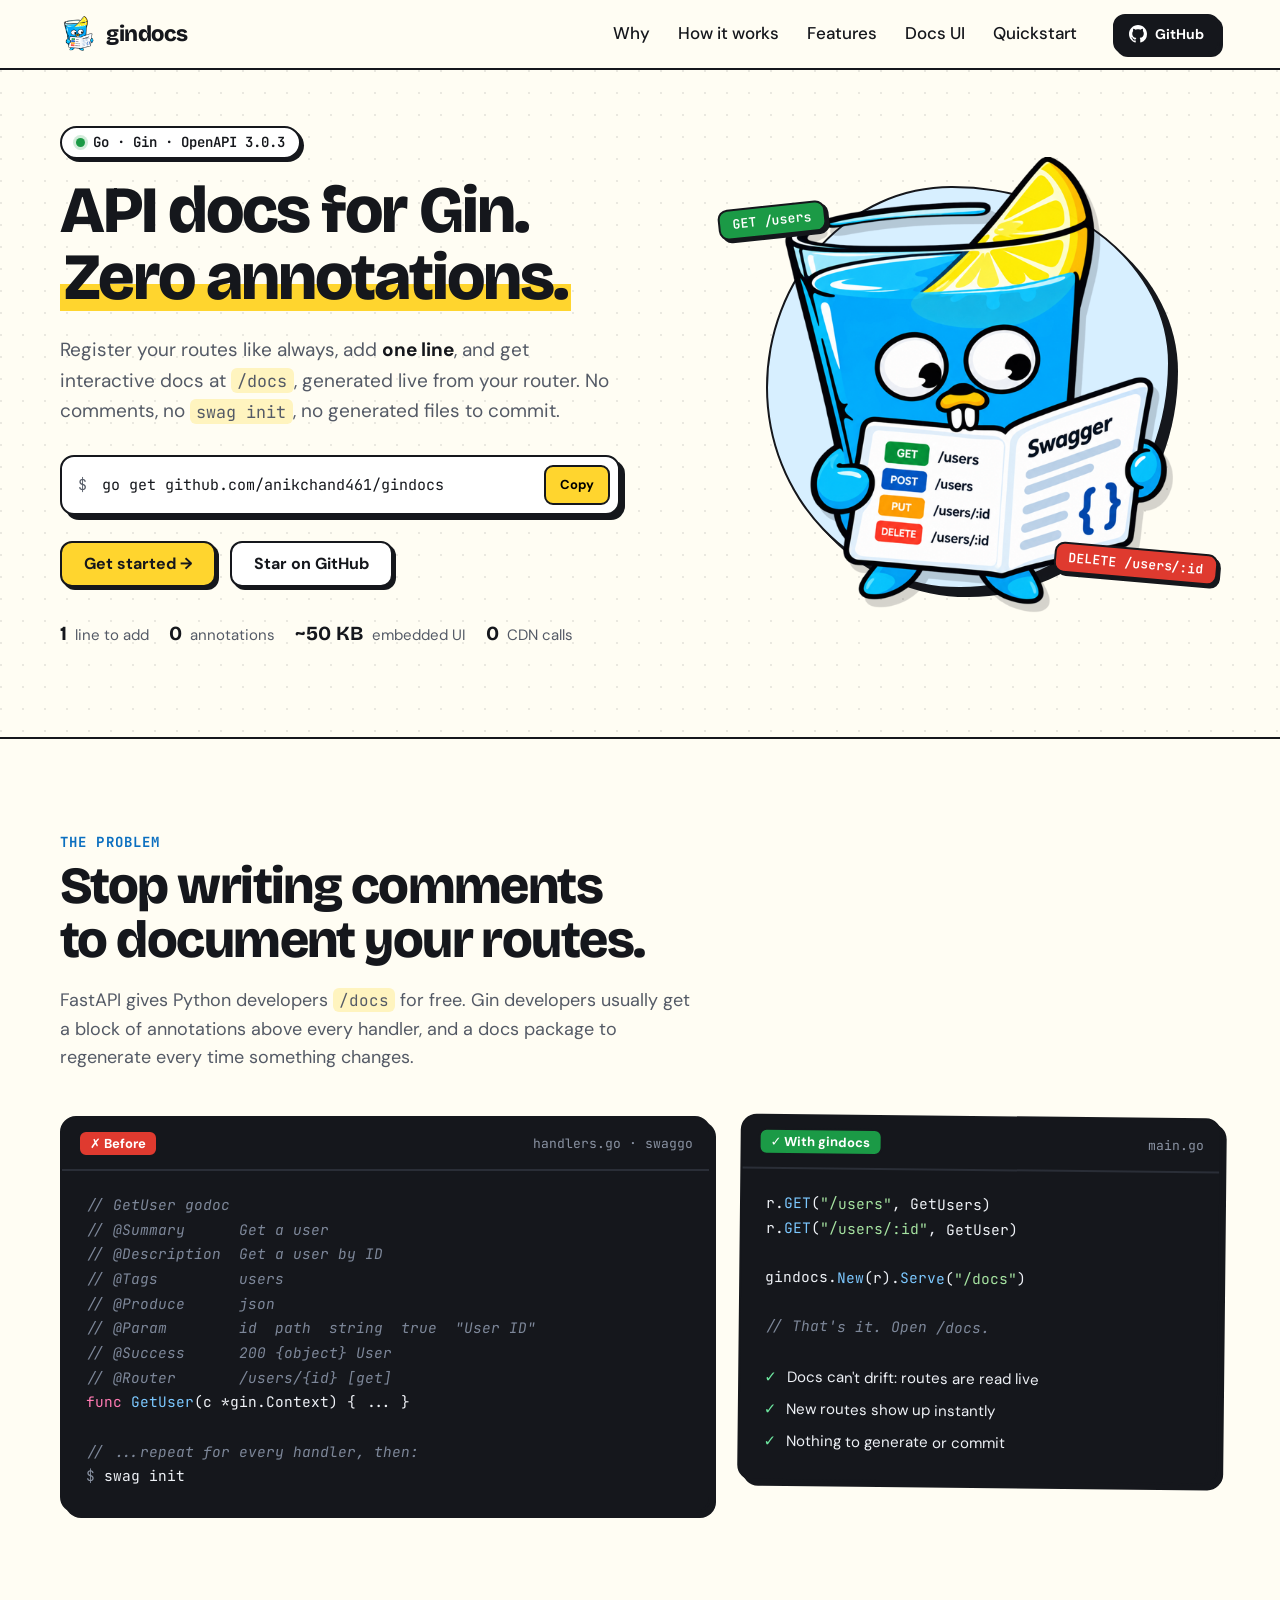
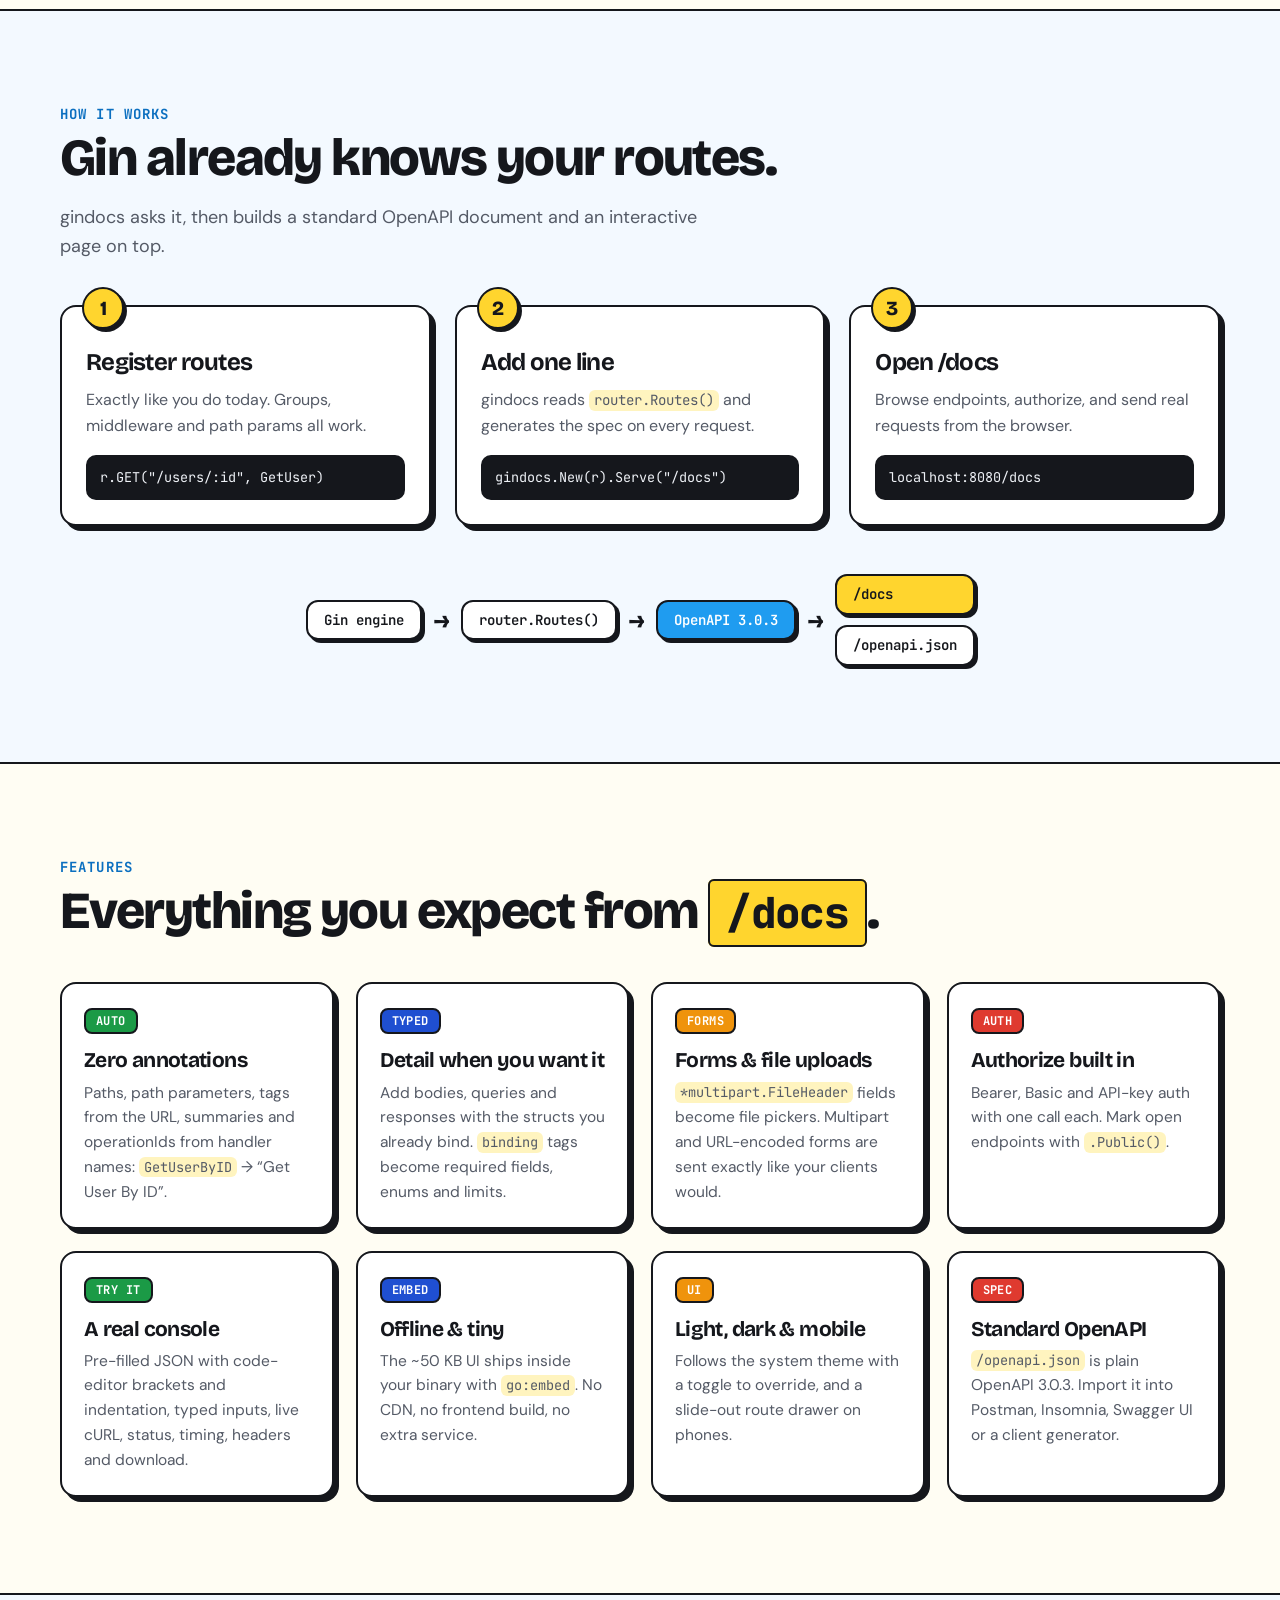
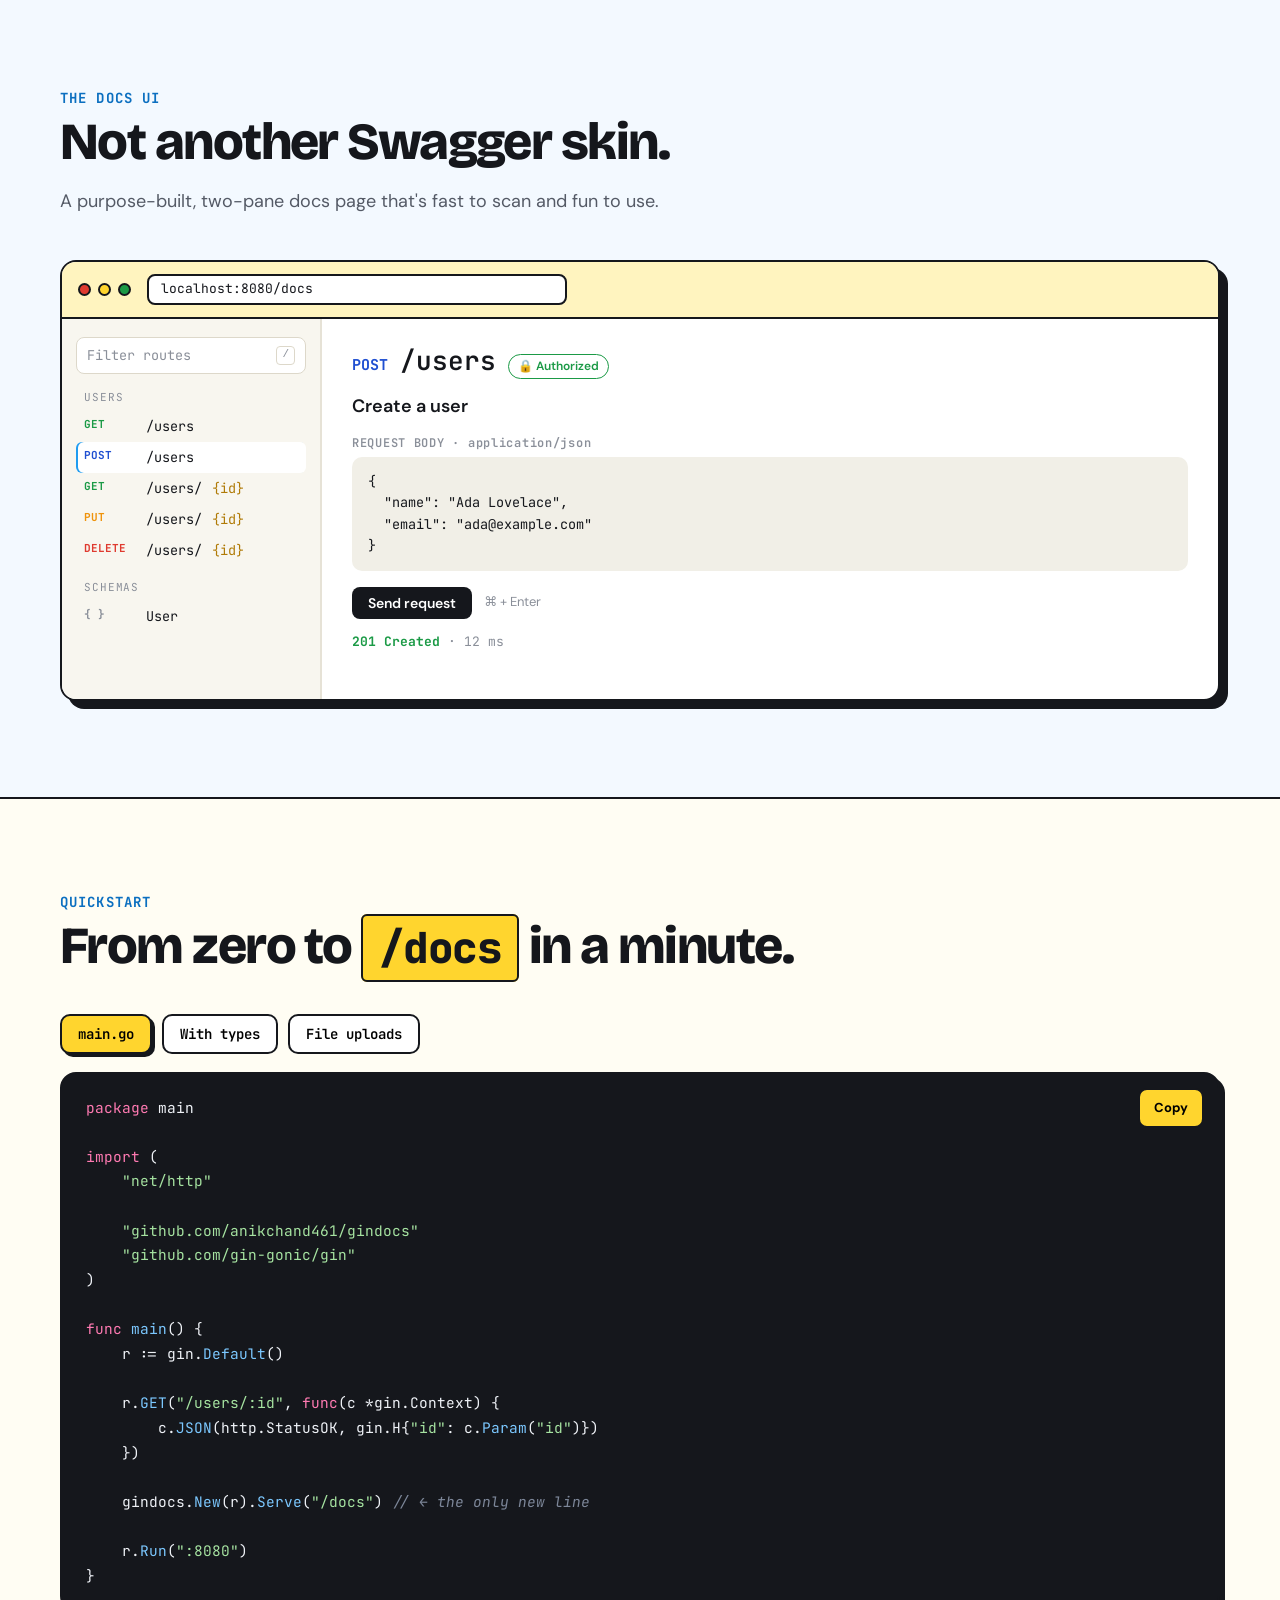
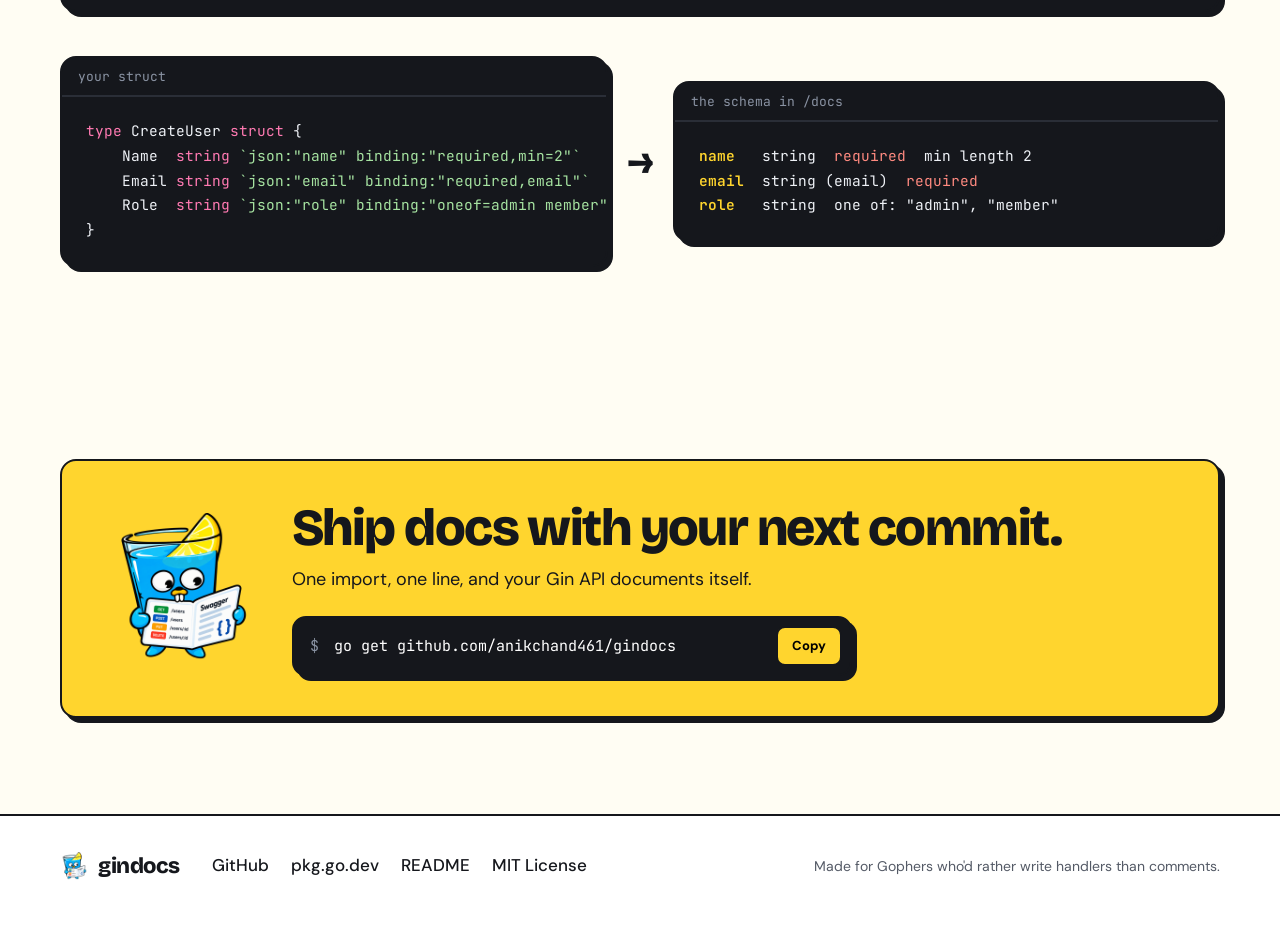
<file: frontend/index.html>
<!doctype html>
<html lang="en">
<head>
  <meta charset="utf-8">
  <meta name="viewport" content="width=device-width, initial-scale=1">
  <title>gindocs: automatic API docs for Gin</title>
  <meta name="description" content="Register your Gin routes, add one line, and get interactive OpenAPI docs at /docs. Zero annotations, no code generation.">
  <meta property="og:title" content="gindocs: automatic API docs for Gin">
  <meta property="og:description" content="Zero-annotation OpenAPI docs and an interactive docs UI for Go's Gin framework.">
  <meta property="og:image" content="assets/logo-640.png">
  <meta name="theme-color" content="#ffd52e">

  <link rel="icon" type="image/png" sizes="32x32" href="assets/favicon-32.png">
  <link rel="icon" type="image/png" sizes="64x64" href="assets/favicon-64.png">
  <link rel="apple-touch-icon" href="assets/apple-touch-icon.png">

  <link rel="preconnect" href="https://fonts.googleapis.com">
  <link rel="preconnect" href="https://fonts.gstatic.com" crossorigin>
  <link href="https://fonts.googleapis.com/css2?family=Bricolage+Grotesque:opsz,wght@12..96,600;12..96,800&family=DM+Sans:opsz,wght@9..40,400;9..40,500;9..40,700&family=JetBrains+Mono:wght@400;600&display=swap" rel="stylesheet">
  <link rel="stylesheet" href="style.css">
</head>
<body>
  <a class="skip" href="#main">Skip to content</a>

  <header class="nav">
    <div class="wrap nav-inner">
      <a class="brand" href="#top" aria-label="gindocs home">
        <img src="assets/favicon-64.png" alt="" width="36" height="36">
        <span>gindocs</span>
      </a>
      <nav class="nav-links" id="site-menu" aria-label="Sections">
        <a href="#why">Why</a>
        <a href="#how">How it works</a>
        <a href="#features">Features</a>
        <a href="#preview">Docs UI</a>
        <a href="#quickstart">Quickstart</a>
      </nav>
      <button class="menu-btn" type="button" aria-controls="site-menu" aria-expanded="false" aria-label="Open menu">
        <svg viewBox="0 0 24 24" aria-hidden="true"><path class="bars" d="M4 7h16M4 12h16M4 17h16"/><path class="cross" d="M6 6l12 12M18 6L6 18"/></svg>
      </button>
      <a class="btn btn-dark btn-sm gh-btn" href="https://github.com/anikchand461/gindocs" target="_blank" rel="noopener" aria-label="gindocs on GitHub">
        <svg class="gh" viewBox="0 0 16 16" aria-hidden="true"><path d="M8 0C3.58 0 0 3.58 0 8c0 3.54 2.29 6.53 5.47 7.59.4.07.55-.17.55-.38 0-.19-.01-.82-.01-1.49-2.01.37-2.53-.49-2.69-.94-.09-.23-.48-.94-.82-1.13-.28-.15-.68-.52-.01-.53.63-.01 1.08.58 1.23.82.72 1.21 1.87.87 2.33.66.07-.52.28-.87.51-1.07-1.78-.2-3.64-.89-3.64-3.95 0-.87.31-1.59.82-2.15-.08-.2-.36-1.02.08-2.12 0 0 .67-.21 2.2.82.64-.18 1.32-.27 2-.27.68 0 1.36.09 2 .27 1.53-1.04 2.2-.82 2.2-.82.44 1.1.16 1.92.08 2.12.51.56.82 1.27.82 2.15 0 3.07-1.87 3.75-3.65 3.95.29.25.54.73.54 1.48 0 1.07-.01 1.93-.01 2.2 0 .21.15.46.55.38A8.013 8.013 0 0 0 16 8c0-4.42-3.58-8-8-8z"/></svg>
        <span>GitHub</span>
      </a>
    </div>
  </header>

  <main id="main">
    <!-- ============ HERO ============ -->
    <section class="hero" id="top">
      <div class="wrap hero-grid">
        <div class="hero-copy">
          <p class="eyebrow"><span class="dot"></span> Go · Gin · OpenAPI 3.0.3</p>
          <h1>API docs for Gin.<br><span class="hl">Zero annotations.</span></h1>
          <p class="lede">
            Register your routes like always, add <strong>one line</strong>, and get interactive docs at
            <code>/docs</code>, generated live from your router. No comments, no <code>swag init</code>,
            no generated files to commit.
          </p>

          <div class="install">
            <code><span class="prompt">$</span> go get github.com/anikchand461/gindocs</code>
            <button class="copy" type="button" data-copy="go get github.com/anikchand461/gindocs">Copy</button>
          </div>

          <div class="cta-row">
            <a class="btn btn-lemon" href="#quickstart">Get started →</a>
            <a class="btn btn-light" href="https://github.com/anikchand461/gindocs" target="_blank" rel="noopener">Star on GitHub</a>
          </div>

          <ul class="stats" aria-label="At a glance">
            <li><b>1</b> line to add</li>
            <li><b>0</b> annotations</li>
            <li><b>~50 KB</b> embedded UI</li>
            <li><b>0</b> CDN calls</li>
          </ul>
        </div>

        <div class="hero-art">
          <div class="blob" aria-hidden="true"></div>
          <img class="logo-big" src="assets/logo-640.png" width="460" height="460"
               alt="The gindocs mascot: a blue Gin glass gopher with a lemon slice, reading a Swagger book listing GET, POST, PUT and DELETE routes">
          <span class="sticker s-get" aria-hidden="true">GET /users</span>
          <span class="sticker s-del" aria-hidden="true">DELETE /users/:id</span>
        </div>
      </div>
    </section>

    <!-- ============ WHY ============ -->
    <section class="section" id="why">
      <div class="wrap">
        <p class="kicker">The problem</p>
        <h2>Stop writing comments<br>to document your routes.</h2>
        <p class="sub">
          FastAPI gives Python developers <code>/docs</code> for free. Gin developers usually get a block of
          annotations above every handler, and a docs package to regenerate every time something changes.
        </p>

        <div class="compare">
          <article class="card code-card bad">
            <header class="card-head">
              <span class="tag tag-bad">✗ Before</span>
              <span class="file">handlers.go · swaggo</span>
            </header>
<pre><code><span class="c">// GetUser godoc</span>
<span class="c">// @Summary      Get a user</span>
<span class="c">// @Description  Get a user by ID</span>
<span class="c">// @Tags         users</span>
<span class="c">// @Produce      json</span>
<span class="c">// @Param        id  path  string  true  "User ID"</span>
<span class="c">// @Success      200 {object} User</span>
<span class="c">// @Router       /users/{id} [get]</span>
<span class="k">func</span> <span class="f">GetUser</span>(c *gin.Context) { ... }

<span class="c">// ...repeat for every handler, then:</span>
<span class="p">$</span> swag init</code></pre>
          </article>

          <article class="card code-card good">
            <header class="card-head">
              <span class="tag tag-good">✓ With gindocs</span>
              <span class="file">main.go</span>
            </header>
<pre><code>r.<span class="f">GET</span>(<span class="s">"/users"</span>, GetUsers)
r.<span class="f">GET</span>(<span class="s">"/users/:id"</span>, GetUser)

gindocs.<span class="f">New</span>(r).<span class="f">Serve</span>(<span class="s">"/docs"</span>)

<span class="c">// That's it. Open /docs.</span></code></pre>
            <ul class="checks">
              <li>Docs can't drift: routes are read live</li>
              <li>New routes show up instantly</li>
              <li>Nothing to generate or commit</li>
            </ul>
          </article>
        </div>
      </div>
    </section>

    <!-- ============ HOW ============ -->
    <section class="section alt" id="how">
      <div class="wrap">
        <p class="kicker">How it works</p>
        <h2>Gin already knows your routes.</h2>
        <p class="sub">gindocs asks it, then builds a standard OpenAPI document and an interactive page on top.</p>

        <ol class="steps">
          <li class="card step">
            <span class="num">1</span>
            <h3>Register routes</h3>
            <p>Exactly like you do today. Groups, middleware and path params all work.</p>
            <code class="snippet">r.GET("/users/:id", GetUser)</code>
          </li>
          <li class="card step">
            <span class="num">2</span>
            <h3>Add one line</h3>
            <p>gindocs reads <code>router.Routes()</code> and generates the spec on every request.</p>
            <code class="snippet">gindocs.New(r).Serve("/docs")</code>
          </li>
          <li class="card step">
            <span class="num">3</span>
            <h3>Open /docs</h3>
            <p>Browse endpoints, authorize, and send real requests from the browser.</p>
            <code class="snippet">localhost:8080/docs</code>
          </li>
        </ol>

        <div class="flow" aria-label="Gin engine to router.Routes() to OpenAPI 3.0.3, served at /openapi.json and /docs">
          <span class="node">Gin engine</span><span class="arrow" aria-hidden="true">→</span>
          <span class="node">router.Routes()</span><span class="arrow" aria-hidden="true">→</span>
          <span class="node node-blue">OpenAPI 3.0.3</span><span class="arrow" aria-hidden="true">→</span>
          <span class="node-pair">
            <span class="node node-lemon">/docs</span>
            <span class="node">/openapi.json</span>
          </span>
        </div>
      </div>
    </section>

    <!-- ============ FEATURES ============ -->
    <section class="section" id="features">
      <div class="wrap">
        <p class="kicker">Features</p>
        <h2>Everything you expect from <code>/docs</code>.</h2>

        <div class="features">
          <article class="card feature">
            <span class="badge b-get">AUTO</span>
            <h3>Zero annotations</h3>
            <p>Paths, path parameters, tags from the URL, summaries and operationIds from handler names: <code>GetUserByID</code> → “Get User By ID”.</p>
          </article>
          <article class="card feature">
            <span class="badge b-post">TYPED</span>
            <h3>Detail when you want it</h3>
            <p>Add bodies, queries and responses with the structs you already bind. <code>binding</code> tags become required fields, enums and limits.</p>
          </article>
          <article class="card feature">
            <span class="badge b-put">FORMS</span>
            <h3>Forms &amp; file uploads</h3>
            <p><code>*multipart.FileHeader</code> fields become file pickers. Multipart and URL-encoded forms are sent exactly like your clients would.</p>
          </article>
          <article class="card feature">
            <span class="badge b-del">AUTH</span>
            <h3>Authorize built in</h3>
            <p>Bearer, Basic and API-key auth with one call each. Mark open endpoints with <code>.Public()</code>.</p>
          </article>
          <article class="card feature">
            <span class="badge b-get">TRY IT</span>
            <h3>A real console</h3>
            <p>Pre-filled JSON with code-editor brackets and indentation, typed inputs, live cURL, status, timing, headers and download.</p>
          </article>
          <article class="card feature">
            <span class="badge b-post">EMBED</span>
            <h3>Offline &amp; tiny</h3>
            <p>The ~50 KB UI ships inside your binary with <code>go:embed</code>. No CDN, no frontend build, no extra service.</p>
          </article>
          <article class="card feature">
            <span class="badge b-put">UI</span>
            <h3>Light, dark &amp; mobile</h3>
            <p>Follows the system theme with a toggle to override, and a slide-out route drawer on phones.</p>
          </article>
          <article class="card feature">
            <span class="badge b-del">SPEC</span>
            <h3>Standard OpenAPI</h3>
            <p><code>/openapi.json</code> is plain OpenAPI 3.0.3. Import it into Postman, Insomnia, Swagger UI or a client generator.</p>
          </article>
        </div>
      </div>
    </section>

    <!-- ============ PREVIEW ============ -->
    <section class="section alt" id="preview">
      <div class="wrap">
        <p class="kicker">The docs UI</p>
        <h2>Not another Swagger skin.</h2>
        <p class="sub">A purpose-built, two-pane docs page that's fast to scan and fun to use.</p>

        <figure class="window" aria-label="Illustration of the gindocs docs page">
          <div class="window-bar">
            <span class="lights" aria-hidden="true"><i></i><i></i><i></i></span>
            <span class="url">localhost:8080/docs</span>
          </div>
          <div class="window-body">
            <aside class="mock-side" aria-hidden="true">
              <div class="mock-search">Filter routes <kbd>/</kbd></div>
              <p class="mock-group">USERS</p>
              <p class="mock-route"><b class="m-get">GET</b>/users</p>
              <p class="mock-route active"><b class="m-post">POST</b>/users</p>
              <p class="mock-route"><b class="m-get">GET</b>/users/<i>{id}</i></p>
              <p class="mock-route"><b class="m-put">PUT</b>/users/<i>{id}</i></p>
              <p class="mock-route"><b class="m-del">DELETE</b>/users/<i>{id}</i></p>
              <p class="mock-group">SCHEMAS</p>
              <p class="mock-route"><b class="m-schema">{ }</b>User</p>
            </aside>
            <div class="mock-main" aria-hidden="true">
              <p class="mock-title"><b class="m-post">POST</b> /users <span class="mock-lock">🔒 Authorized</span></p>
              <p class="mock-summary">Create a user</p>
              <p class="mock-label">REQUEST BODY · application/json</p>
<pre class="mock-code">{
  "name": "Ada Lovelace",
  "email": "ada@example.com"
}</pre>
              <div class="mock-actions"><span class="mock-send">Send request</span><span class="mock-hint">⌘ + Enter</span></div>
              <p class="mock-status"><b>201 Created</b> · 12 ms</p>
            </div>
          </div>
        </figure>
      </div>
    </section>

    <!-- ============ QUICKSTART ============ -->
    <section class="section" id="quickstart">
      <div class="wrap">
        <p class="kicker">Quickstart</p>
        <h2>From zero to <code>/docs</code> in a minute.</h2>

        <div class="tabs" data-tabs>
          <div class="tab-list" role="tablist" aria-label="Examples">
            <button class="tab" role="tab" aria-selected="true" aria-controls="tab-basic" id="t-basic">main.go</button>
            <button class="tab" role="tab" aria-selected="false" aria-controls="tab-typed" id="t-typed" tabindex="-1">With types</button>
            <button class="tab" role="tab" aria-selected="false" aria-controls="tab-upload" id="t-upload" tabindex="-1">File uploads</button>
          </div>

          <div class="card code-card panel" role="tabpanel" id="tab-basic" aria-labelledby="t-basic">
            <button class="copy copy-float" type="button" data-copy-from="#code-basic">Copy</button>
<pre><code id="code-basic"><span class="k">package</span> main

<span class="k">import</span> (
	<span class="s">"net/http"</span>

	<span class="s">"github.com/anikchand461/gindocs"</span>
	<span class="s">"github.com/gin-gonic/gin"</span>
)

<span class="k">func</span> <span class="f">main</span>() {
	r := gin.<span class="f">Default</span>()

	r.<span class="f">GET</span>(<span class="s">"/users/:id"</span>, <span class="k">func</span>(c *gin.Context) {
		c.<span class="f">JSON</span>(http.StatusOK, gin.H{<span class="s">"id"</span>: c.<span class="f">Param</span>(<span class="s">"id"</span>)})
	})

	gindocs.<span class="f">New</span>(r).<span class="f">Serve</span>(<span class="s">"/docs"</span>) <span class="c">// ← the only new line</span>

	r.<span class="f">Run</span>(<span class="s">":8080"</span>)
}</code></pre>
          </div>

          <div class="card code-card panel" role="tabpanel" id="tab-typed" aria-labelledby="t-typed" hidden>
            <button class="copy copy-float" type="button" data-copy-from="#code-typed">Copy</button>
<pre><code id="code-typed">docs := gindocs.<span class="f">New</span>(r)
docs.Title = <span class="s">"Users API"</span>
docs.<span class="f">BearerAuth</span>()

docs.<span class="f">Route</span>(<span class="s">"POST /users"</span>).
	<span class="f">Summary</span>(<span class="s">"Create a user"</span>).
	<span class="f">Body</span>(CreateUser{}).      <span class="c">// the struct you pass to ShouldBindJSON</span>
	<span class="f">Response</span>(<span class="n">201</span>, User{}).
	<span class="f">Response</span>(<span class="n">400</span>, APIError{})

docs.<span class="f">Route</span>(<span class="s">"GET /users"</span>).
	<span class="f">Query</span>(ListUsers{})        <span class="c">// `form` tags → query parameters</span>

docs.<span class="f">Route</span>(<span class="s">"GET /health"</span>).<span class="f">Public</span>()

docs.<span class="f">Serve</span>(<span class="s">"/docs"</span>)</code></pre>
          </div>

          <div class="card code-card panel" role="tabpanel" id="tab-upload" aria-labelledby="t-upload" hidden>
            <button class="copy copy-float" type="button" data-copy-from="#code-upload">Copy</button>
<pre><code id="code-upload"><span class="k">type</span> AvatarForm <span class="k">struct</span> {
	Avatar  *multipart.FileHeader <span class="s">`form:"avatar" binding:"required"`</span>
	Caption <span class="k">string</span>                <span class="s">`form:"caption" binding:"max=80"`</span>
}

<span class="c">// A file field makes it multipart/form-data,</span>
<span class="c">// and Try it shows a file picker.</span>
docs.<span class="f">Route</span>(<span class="s">"POST /users/:id/avatar"</span>).<span class="f">Form</span>(AvatarForm{})</code></pre>
          </div>
        </div>

        <div class="tags-demo">
          <div class="card code-card">
            <header class="card-head"><span class="file">your struct</span></header>
<pre><code><span class="k">type</span> CreateUser <span class="k">struct</span> {
	Name  <span class="k">string</span> <span class="s">`json:"name" binding:"required,min=2"`</span>
	Email <span class="k">string</span> <span class="s">`json:"email" binding:"required,email"`</span>
	Role  <span class="k">string</span> <span class="s">`json:"role" binding:"oneof=admin member"`</span>
}</code></pre>
          </div>
          <span class="tags-arrow" aria-hidden="true">→</span>
          <div class="card code-card">
            <header class="card-head"><span class="file">the schema in /docs</span></header>
<pre><code><span class="b">name</span>   string  <span class="req">required</span>  min length 2
<span class="b">email</span>  string (email)  <span class="req">required</span>
<span class="b">role</span>   string  one of: "admin", "member"</code></pre>
          </div>
        </div>
      </div>
    </section>

    <!-- ============ CTA ============ -->
    <section class="section">
      <div class="wrap">
        <div class="card cta">
          <img src="assets/logo-640.png" alt="" width="150" height="150" loading="lazy">
          <div>
            <h2>Ship docs with your next commit.</h2>
            <p>One import, one line, and your Gin API documents itself.</p>
            <div class="install install-dark">
              <code><span class="prompt">$</span> go get github.com/anikchand461/gindocs</code>
              <button class="copy" type="button" data-copy="go get github.com/anikchand461/gindocs">Copy</button>
            </div>
          </div>
        </div>
      </div>
    </section>
  </main>

  <footer class="footer">
    <div class="wrap footer-inner">
      <a class="brand" href="#top">
        <img src="assets/favicon-64.png" alt="" width="28" height="28">
        <span>gindocs</span>
      </a>
      <nav class="footer-links" aria-label="Links">
        <a href="https://github.com/anikchand461/gindocs" target="_blank" rel="noopener">GitHub</a>
        <a href="https://pkg.go.dev/github.com/anikchand461/gindocs" target="_blank" rel="noopener">pkg.go.dev</a>
        <a href="https://github.com/anikchand461/gindocs#readme" target="_blank" rel="noopener">README</a>
        <a href="https://github.com/anikchand461/gindocs/blob/main/LICENSE" target="_blank" rel="noopener">MIT License</a>
      </nav>
      <p class="fine">Made for Gophers who'd rather write handlers than comments.</p>
    </div>
  </footer>

  <script src="script.js"></script>
</body>
</html>
</file>
<file: frontend/style.css>
/* gindocs website. The look borrows from the mascot: thick ink outlines,
   hard "sticker" shadows, Gin-glass blue and lemon yellow. */

:root {
  --ink: #15171c;
  --paper: #fffdf3;
  --paper-2: #f3f9ff;
  --white: #ffffff;
  --muted: #545a66;
  --blue: #1f9cf0;
  --blue-deep: #0b6fc0;
  --blue-soft: #d7efff;
  --lemon: #ffd52e;
  --lemon-soft: #fff4bf;

  --get: #1b9a46;
  --post: #1f4fd1;
  --put: #ef930c;
  --del: #df3a2f;

  --code-bg: #15171c;
  --code-ink: #eef1f6;
  --code-dim: #8a93a3;

  --line: 2.5px solid var(--ink);
  --shadow: 5px 5px 0 var(--ink);
  --shadow-sm: 3px 3px 0 var(--ink);
  --radius: 16px;

  --display: "Bricolage Grotesque", ui-sans-serif, system-ui, sans-serif;
  --sans: "DM Sans", ui-sans-serif, system-ui, -apple-system, "Segoe UI", sans-serif;
  --mono: "JetBrains Mono", ui-monospace, "SF Mono", Menlo, Consolas, monospace;

  color-scheme: light;
}

* { box-sizing: border-box; }

html { scroll-behavior: smooth; scroll-padding-top: 84px; }

body {
  margin: 0;
  background: var(--paper);
  color: var(--ink);
  font: 17px/1.6 var(--sans);
  -webkit-font-smoothing: antialiased;
  overflow-x: hidden;
}

img { max-width: 100%; height: auto; }

a { color: inherit; }

code {
  font-family: var(--mono);
  font-size: 0.88em;
  padding: 0.1em 0.38em;
  border-radius: 6px;
  background: var(--lemon-soft);
}

:focus-visible { outline: 3px solid var(--blue); outline-offset: 3px; }

.skip {
  position: absolute;
  left: -999px;
  top: 8px;
  z-index: 100;
  padding: 8px 14px;
  background: var(--lemon);
  border: var(--line);
  border-radius: 10px;
}
.skip:focus { left: 8px; }

.wrap {
  width: min(1160px, 100% - 32px);
  margin-inline: auto;
}

/* ---------- buttons ---------- */

.btn {
  display: inline-flex;
  align-items: center;
  gap: 8px;
  padding: 13px 22px;
  border: var(--line);
  border-radius: 12px;
  box-shadow: var(--shadow-sm);
  font: 700 16px/1 var(--sans);
  text-decoration: none;
  cursor: pointer;
  transition: transform 0.12s, box-shadow 0.12s;
}

.btn:hover { transform: translate(-2px, -2px); box-shadow: 5px 5px 0 var(--ink); }
.btn:active { transform: translate(2px, 2px); box-shadow: 1px 1px 0 var(--ink); }

.btn-lemon { background: var(--lemon); }
.btn-light { background: var(--white); }
.btn-dark { background: var(--ink); color: var(--white); }
.btn-sm { padding: 9px 14px; font-size: 14px; }

.gh { width: 18px; height: 18px; fill: currentColor; }

/* ---------- nav ---------- */

.nav {
  position: sticky;
  top: 0;
  z-index: 50;
  background: rgb(255 253 243 / 0.88);
  backdrop-filter: blur(10px);
  border-bottom: var(--line);
}

.nav-inner {
  display: flex;
  align-items: center;
  gap: 24px;
  height: 68px;
}

.brand {
  display: inline-flex;
  align-items: center;
  gap: 10px;
  font: 800 22px/1 var(--display);
  letter-spacing: -0.02em;
  text-decoration: none;
}

.nav-links {
  display: flex;
  gap: 4px;
  margin-left: auto;
}

.nav-links a {
  padding: 8px 12px;
  border-radius: 10px;
  font-weight: 500;
  text-decoration: none;
}

.nav-links a:hover { background: var(--lemon-soft); }

.menu-btn {
  display: none;
  place-items: center;
  width: 44px;
  height: 44px;
  margin-left: auto;
  padding: 0;
  border: var(--line);
  border-radius: 12px;
  background: var(--white);
  box-shadow: var(--shadow-sm);
  cursor: pointer;
}

.menu-btn svg {
  width: 22px;
  height: 22px;
  fill: none;
  stroke: var(--ink);
  stroke-width: 2.5;
  stroke-linecap: round;
}

.menu-btn .cross,
.menu-open .menu-btn .bars { display: none; }
.menu-open .menu-btn .cross { display: inline; }

/* ---------- hero ---------- */

.hero {
  padding: 56px 0 88px;
  background:
    radial-gradient(circle at 1px 1px, rgb(21 23 28 / 0.09) 1px, transparent 0) 0 0 / 22px 22px,
    var(--paper);
  border-bottom: var(--line);
}

.hero-grid {
  display: grid;
  grid-template-columns: minmax(0, 1.1fr) minmax(0, 0.9fr);
  align-items: center;
  gap: 40px;
}

/* Let grid columns shrink below their content, so long code lines scroll
   inside their own boxes instead of widening the page. */
.hero-grid > *,
.compare > *,
.steps > *,
.features > *,
.tags-demo > * { min-width: 0; }

.eyebrow {
  display: inline-flex;
  align-items: center;
  gap: 8px;
  margin: 0 0 18px;
  padding: 6px 14px;
  border: var(--line);
  border-radius: 999px;
  background: var(--white);
  box-shadow: var(--shadow-sm);
  font: 600 14px/1.2 var(--mono);
}

.dot {
  width: 9px;
  height: 9px;
  border-radius: 50%;
  background: var(--get);
  box-shadow: 0 0 0 3px rgb(27 154 70 / 0.2);
}

h1, h2, h3 { font-family: var(--display); letter-spacing: -0.03em; }

h1 {
  margin: 0;
  font-size: clamp(38px, 4.6vw + 8px, 66px);
  font-weight: 800;
  line-height: 1.02;
}

.hl {
  background: linear-gradient(transparent 58%, var(--lemon) 58%, var(--lemon) 92%, transparent 92%);
  padding: 0 4px;
}

.lede {
  max-width: 560px;
  margin: 24px 0 28px;
  font-size: 19px;
  color: var(--muted);
}

.lede strong { color: var(--ink); }

.install {
  display: flex;
  align-items: center;
  gap: 10px;
  max-width: 560px;
  padding: 8px 8px 8px 16px;
  border: var(--line);
  border-radius: 14px;
  background: var(--white);
  box-shadow: var(--shadow);
}

.install code {
  flex: 1;
  min-width: 0;
  padding: 0;
  background: none;
  font-size: 15px;
  overflow-x: auto;
  white-space: nowrap;
}

.prompt { color: var(--muted); user-select: none; margin-right: 6px; }

.copy {
  flex: none;
  min-height: 40px;
  padding: 8px 14px;
  border: 2px solid var(--ink);
  border-radius: 9px;
  background: var(--lemon);
  font: 700 13px/1 var(--sans);
  cursor: pointer;
}

.copy:hover { background: #ffe066; }
.copy.done { background: var(--get); color: var(--white); }

.cta-row {
  display: flex;
  flex-wrap: wrap;
  gap: 14px;
  margin-top: 26px;
}

.stats {
  display: flex;
  flex-wrap: wrap;
  gap: 8px 20px;
  margin: 30px 0 0;
  padding: 0;
  list-style: none;
  color: var(--muted);
  font-size: 15px;
}

.stats b { color: var(--ink); font-family: var(--display); font-size: 20px; margin-right: 4px; }

.hero-art {
  position: relative;
  display: grid;
  place-items: center;
  justify-self: center;
  width: min(480px, 100%);
  aspect-ratio: 1;
}

.blob {
  position: absolute;
  width: 84%;
  aspect-ratio: 1;
  border: var(--line);
  border-radius: 46% 54% 52% 48% / 50% 44% 56% 50%;
  background: var(--blue-soft);
  box-shadow: 8px 8px 0 var(--ink);
}

.logo-big {
  position: relative;
  width: 96%;
  filter: drop-shadow(6px 8px 0 rgb(21 23 28 / 0.18));
  animation: bob 5s ease-in-out infinite;
}

@keyframes bob {
  0%, 100% { transform: translateY(0) rotate(-1.5deg); }
  50% { transform: translateY(-12px) rotate(1.5deg); }
}

.sticker {
  position: absolute;
  padding: 7px 12px;
  border: var(--line);
  border-radius: 10px;
  box-shadow: var(--shadow-sm);
  color: var(--white);
  font: 600 13px/1 var(--mono);
}

.s-get { top: 12%; left: -2%; background: var(--get); transform: rotate(-6deg); }
.s-del { bottom: 10%; right: -2%; background: var(--del); transform: rotate(5deg); }

/* ---------- sections ---------- */

.section { padding: 96px 0; }
.section.alt { background: var(--paper-2); border-block: var(--line); }

.kicker {
  margin: 0 0 10px;
  color: var(--blue-deep);
  font: 700 14px/1 var(--mono);
  letter-spacing: 0.08em;
  text-transform: uppercase;
}

h2 {
  margin: 0;
  font-size: clamp(32px, 4.4vw, 52px);
  font-weight: 800;
  line-height: 1.05;
}

h2 code { font-size: 0.82em; background: var(--lemon); border: 2px solid var(--ink); }

.sub {
  max-width: 640px;
  margin: 18px 0 0;
  color: var(--muted);
  font-size: 18px;
}

.card {
  border: var(--line);
  border-radius: var(--radius);
  background: var(--white);
  box-shadow: var(--shadow);
}

/* ---------- code ---------- */

.code-card { overflow: hidden; background: var(--code-bg); color: var(--code-ink); }

.code-card pre {
  margin: 0;
  padding: 22px 24px;
  overflow-x: auto;
  font: 14.5px/1.7 var(--mono);
  tab-size: 4;
}

.code-card code { padding: 0; background: none; font-size: inherit; border: 0; }

.card-head {
  display: flex;
  align-items: center;
  justify-content: space-between;
  gap: 10px;
  padding: 12px 16px;
  border-bottom: 2px solid #2a2e37;
}

.file { color: var(--code-dim); font: 13px/1 var(--mono); }

.c { color: #7d8799; font-style: italic; }
.k { color: #ff7ab2; }
.s { color: #a6e3a1; }
.f { color: #7cc8ff; }
.n { color: #ffd52e; }
.p { color: var(--code-dim); }
.b { color: var(--lemon); font-weight: 600; }
.req { color: #ff8a80; }

/* ---------- compare ---------- */

.compare {
  display: grid;
  grid-template-columns: 1.15fr 0.85fr;
  gap: 28px;
  margin-top: 44px;
  align-items: start;
}

.tag {
  padding: 5px 10px;
  border: 2px solid var(--ink);
  border-radius: 8px;
  font: 700 13px/1 var(--sans);
}

.tag-bad { background: var(--del); color: var(--white); }
.tag-good { background: var(--get); color: var(--white); }

.code-card.good { transform: rotate(0.6deg); }

.checks {
  margin: 0;
  padding: 0 24px 22px;
  list-style: none;
  font-size: 15px;
}

.checks li { padding: 4px 0; }
.checks li::before { content: "✓"; margin-right: 10px; color: #6ee7a0; font-weight: 700; }

/* ---------- steps & flow ---------- */

.steps {
  display: grid;
  grid-template-columns: repeat(3, 1fr);
  gap: 24px;
  margin: 44px 0 0;
  padding: 0;
  list-style: none;
}

.step { position: relative; padding: 30px 24px 24px; }

.num {
  position: absolute;
  top: -20px;
  left: 20px;
  display: grid;
  place-items: center;
  width: 42px;
  height: 42px;
  border: var(--line);
  border-radius: 50%;
  background: var(--lemon);
  box-shadow: var(--shadow-sm);
  font: 800 20px/1 var(--display);
}

.step h3 { margin: 6px 0 6px; font-size: 24px; }
.step p { margin: 0 0 16px; color: var(--muted); font-size: 16px; }

.snippet {
  display: block;
  padding: 10px 12px;
  border: 2px solid var(--ink);
  border-radius: 10px;
  background: var(--code-bg);
  color: var(--code-ink);
  font-size: 13.5px;
  overflow-x: auto;
  white-space: nowrap;
}

.flow {
  display: flex;
  flex-wrap: wrap;
  align-items: center;
  justify-content: center;
  gap: 12px;
  margin-top: 48px;
}

.node {
  padding: 10px 16px;
  border: var(--line);
  border-radius: 12px;
  background: var(--white);
  box-shadow: var(--shadow-sm);
  font: 600 14px/1.2 var(--mono);
}

.node-blue { background: var(--blue); color: var(--white); }
.node-lemon { background: var(--lemon); }
.node-pair { display: inline-flex; flex-direction: column; gap: 10px; }
.arrow { font: 800 24px/1 var(--display); }

/* ---------- features ---------- */

.features {
  display: grid;
  grid-template-columns: repeat(4, 1fr);
  gap: 22px;
  margin-top: 44px;
}

.feature {
  padding: 22px;
  transition: transform 0.15s, box-shadow 0.15s;
}

.feature:hover { transform: translate(-3px, -3px); box-shadow: 8px 8px 0 var(--ink); }
.feature h3 { margin: 14px 0 8px; font-size: 21px; line-height: 1.15; }
.feature p { margin: 0; color: var(--muted); font-size: 15.5px; }

.badge {
  display: inline-block;
  padding: 5px 10px;
  border: 2px solid var(--ink);
  border-radius: 8px;
  color: var(--white);
  font: 700 12px/1 var(--mono);
  letter-spacing: 0.04em;
}

.b-get { background: var(--get); }
.b-post { background: var(--post); }
.b-put { background: var(--put); }
.b-del { background: var(--del); }

/* ---------- docs preview ---------- */

.window {
  margin: 44px 0 0;
  border: var(--line);
  border-radius: var(--radius);
  background: var(--white);
  box-shadow: 8px 8px 0 var(--ink);
  overflow: hidden;
}

.window-bar {
  display: flex;
  align-items: center;
  gap: 16px;
  padding: 12px 16px;
  border-bottom: var(--line);
  background: var(--lemon-soft);
}

.lights { display: inline-flex; gap: 7px; }
.lights i { width: 13px; height: 13px; border: 2px solid var(--ink); border-radius: 50%; background: var(--del); }
.lights i:nth-child(2) { background: var(--lemon); }
.lights i:nth-child(3) { background: var(--get); }

.url {
  flex: 1;
  max-width: 420px;
  padding: 5px 12px;
  border: 2px solid var(--ink);
  border-radius: 8px;
  background: var(--white);
  font: 13px/1.3 var(--mono);
}

.window-body { display: grid; grid-template-columns: 260px 1fr; min-height: 380px; }

.mock-side {
  padding: 18px 14px;
  border-right: 2px solid #e6e2d6;
  background: #f8f6ef;
  font: 13.5px/1.4 var(--mono);
}

.mock-search {
  display: flex;
  justify-content: space-between;
  margin-bottom: 16px;
  padding: 8px 10px;
  border: 1.5px solid #ddd8ca;
  border-radius: 8px;
  background: var(--white);
  color: #8a8f99;
}

.mock-search kbd { padding: 0 5px; border: 1px solid #ddd8ca; border-radius: 4px; font-size: 11px; }
.mock-group { margin: 14px 8px 6px; color: #8a8f99; font-size: 11px; letter-spacing: 0.08em; }
.mock-route { display: flex; gap: 10px; margin: 0; padding: 6px 8px; border-radius: 6px; }
.mock-route b { width: 52px; flex: none; font-size: 11px; }
.mock-route i { color: #b07a06; font-style: normal; }
.mock-route.active { background: var(--white); box-shadow: inset 2px 0 0 var(--blue); }

.m-get { color: var(--get); }
.m-post { color: var(--post); }
.m-put { color: var(--put); }
.m-del { color: var(--del); }
.m-schema { color: #8a8f99; }

.mock-main { padding: 26px 30px; }
.mock-title { display: flex; flex-wrap: wrap; align-items: baseline; gap: 12px; margin: 0; font: 600 26px/1.2 var(--mono); }
.mock-title b { font-size: 15px; }
.mock-lock { padding: 2px 9px; border: 1.5px solid var(--get); border-radius: 999px; color: var(--get); font: 600 12px/1.6 var(--sans); }
.mock-summary { margin: 16px 0 18px; font: 600 18px/1.3 var(--sans); }
.mock-label { margin: 0 0 8px; color: #8a8f99; font: 600 12px/1 var(--mono); letter-spacing: 0.06em; }
.mock-code { margin: 0; padding: 14px 16px; border-radius: 10px; background: #f1efe7; font: 13.5px/1.6 var(--mono); overflow-x: auto; }
.mock-actions { display: flex; align-items: center; gap: 12px; margin-top: 16px; }
.mock-send { padding: 9px 16px; border-radius: 8px; background: var(--ink); color: var(--white); font: 600 14px/1 var(--sans); }
.mock-hint { color: #8a8f99; font-size: 13px; }
.mock-status { margin: 16px 0 0; font: 13px/1 var(--mono); color: #8a8f99; }
.mock-status b { color: var(--get); }

/* ---------- quickstart ---------- */

.tabs { margin-top: 40px; }

.tab-list { display: flex; flex-wrap: wrap; gap: 10px; margin-bottom: 18px; }

.tab {
  min-height: 40px;
  padding: 9px 16px;
  border: var(--line);
  border-radius: 10px;
  background: var(--white);
  font: 600 14px/1 var(--mono);
  cursor: pointer;
}

.tab[aria-selected="true"] { background: var(--lemon); box-shadow: var(--shadow-sm); }

.panel { position: relative; }

.copy-float { position: absolute; top: 14px; right: 14px; }

.tags-demo {
  display: grid;
  grid-template-columns: 1fr auto 1fr;
  align-items: center;
  gap: 20px;
  margin-top: 44px;
}

.tags-arrow { font: 800 40px/1 var(--display); }

/* ---------- CTA & footer ---------- */

.cta {
  display: flex;
  align-items: center;
  gap: 36px;
  padding: 40px 44px;
  background: var(--lemon);
}

.cta img { flex: none; animation: bob 5s ease-in-out infinite; }
.cta > div { min-width: 0; max-width: 100%; }
.cta p { margin: 10px 0 22px; font-size: 18px; }

.install-dark { background: var(--ink); color: var(--white); }
.install-dark .prompt { color: var(--code-dim); }

.footer { padding: 36px 0 48px; border-top: var(--line); background: var(--white); }

.footer-inner {
  display: flex;
  flex-wrap: wrap;
  align-items: center;
  gap: 16px 32px;
}

.footer-links { display: flex; flex-wrap: wrap; gap: 6px 22px; }
.footer-links a { font-weight: 500; text-decoration: none; }
.footer-links a:hover { text-decoration: underline; }
.fine { margin: 0 0 0 auto; color: var(--muted); font-size: 14px; }

/* ---------- responsive ---------- */

/* Laptops: keep "Zero annotations." on one line. */
@media (min-width: 901px) {
  .hl { white-space: nowrap; }
}

@media (min-width: 1440px) {
  .wrap { width: min(1240px, 100% - 64px); }
}

@media (max-width: 1100px) {
  .features { grid-template-columns: repeat(2, 1fr); }
  .compare { grid-template-columns: 1fr; }
  .code-card.good { transform: none; }
}

/* Tablets and phones: menu button, single-column hero. */
@media (max-width: 900px) {
  .menu-btn { display: inline-grid; }
  .nav-inner { gap: 10px; }

  .nav-links {
    position: fixed;
    inset: 68px 0 auto 0;
    flex-direction: column;
    gap: 4px;
    margin: 0;
    padding: 12px 16px 20px;
    border-bottom: var(--line);
    background: var(--paper);
    box-shadow: 0 12px 24px rgb(21 23 28 / 0.12);
    transform: translateY(-8px);
    opacity: 0;
    visibility: hidden;
    transition: transform 0.18s, opacity 0.18s, visibility 0s linear 0.18s;
  }

  .menu-open .nav-links {
    transform: none;
    opacity: 1;
    visibility: visible;
    transition: transform 0.18s, opacity 0.18s;
  }

  .nav-links a {
    display: flex;
    align-items: center;
    min-height: 48px;
    padding: 0 14px;
    border-radius: 12px;
    font-size: 18px;
  }

  .hero { padding: 28px 0 64px; }
  .hero-grid { grid-template-columns: minmax(0, 1fr); gap: 8px; }
  .hero-art { order: -1; width: min(380px, 86vw); }
  .hero-copy { max-width: 640px; }
  .sticker { font-size: 12px; }
  .s-get { left: 0; }
  .s-del { right: 0; }

  .steps { grid-template-columns: 1fr; gap: 34px; }
  .window-body { grid-template-columns: 1fr; }
  .mock-side { border-right: 0; border-bottom: 2px solid #e6e2d6; }
  .tags-demo { grid-template-columns: minmax(0, 1fr); }
  .tags-arrow { transform: rotate(90deg); justify-self: center; }

  .cta { flex-direction: column; align-items: stretch; padding: 30px 24px; }
  .cta img { align-self: flex-start; }
  .fine { margin-left: 0; }

  .section { padding: 72px 0; }
}

/* Tablets in between: steps side by side still read well. */
@media (min-width: 640px) and (max-width: 900px) {
  .steps { grid-template-columns: repeat(3, minmax(0, 1fr)); gap: 18px; }
  .step { padding: 30px 18px 20px; }
  .mock-side { display: grid; grid-template-columns: repeat(2, minmax(0, 1fr)); column-gap: 12px; }
  .mock-search, .mock-group { grid-column: 1 / -1; }
}

@media (max-width: 560px) {
  body { font-size: 16px; }
  .features { grid-template-columns: 1fr; }
  .lede { font-size: 17px; }
  .install code { font-size: 13px; }
  .code-card pre { padding: 18px; font-size: 13px; }
  .flow { flex-direction: column; }
  .arrow { transform: rotate(90deg); }
  .mock-main { padding: 20px; }
  .mock-title { font-size: 20px; }
  .copy-float { top: 10px; right: 10px; }
  .cta-row .btn { flex: 1 1 auto; justify-content: center; }
  .section { padding: 60px 0; }
}

/* Very small phones: the GitHub button shrinks to its icon. */
@media (max-width: 380px) {
  .gh-btn span { display: none; }
  .gh-btn { padding: 9px 11px; }
  .brand { font-size: 20px; }
}

/* Phones turned sideways: short screens get a compact two-column hero. */
@media (max-height: 500px) and (orientation: landscape) {
  .hero { padding: 20px 0 40px; }
  .hero-grid { grid-template-columns: minmax(0, 1.3fr) minmax(0, 0.7fr); gap: 20px; }
  .hero-art { order: 0; width: min(260px, 100%); }
  .sticker { display: none; }
  h1 { font-size: clamp(30px, 4.4vw, 44px); }
  .lede { margin: 14px 0 18px; font-size: 16px; }
  .stats { display: none; }
  .nav-links { max-height: calc(100vh - 68px); overflow-y: auto; }
}

/* Touch screens: 44px tap targets. */
@media (pointer: coarse) {
  .copy, .tab, .btn-sm { min-height: 44px; }
  .footer-links a { padding: 10px 0; }
}

@media (prefers-reduced-motion: reduce) {
  html { scroll-behavior: auto; }
  *, *::before, *::after { animation: none !important; transition: none !important; }
}
</file>
